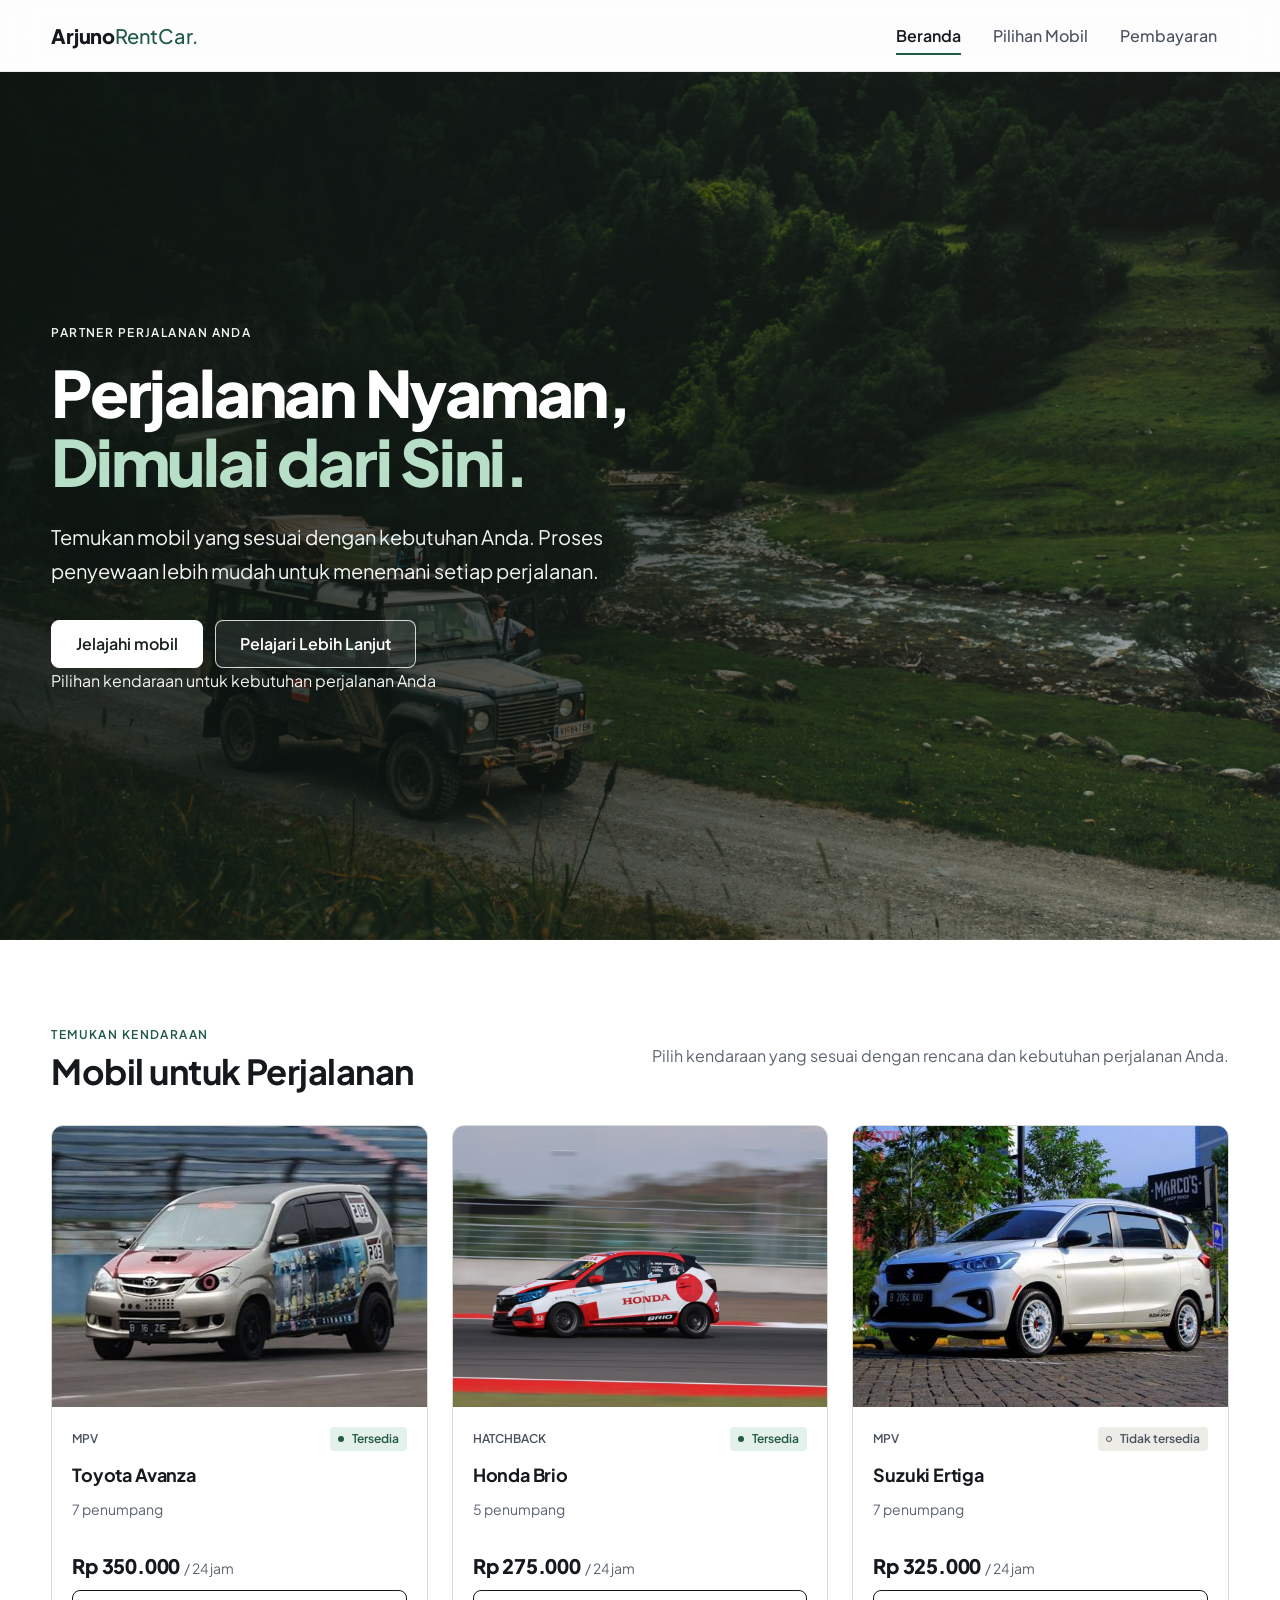
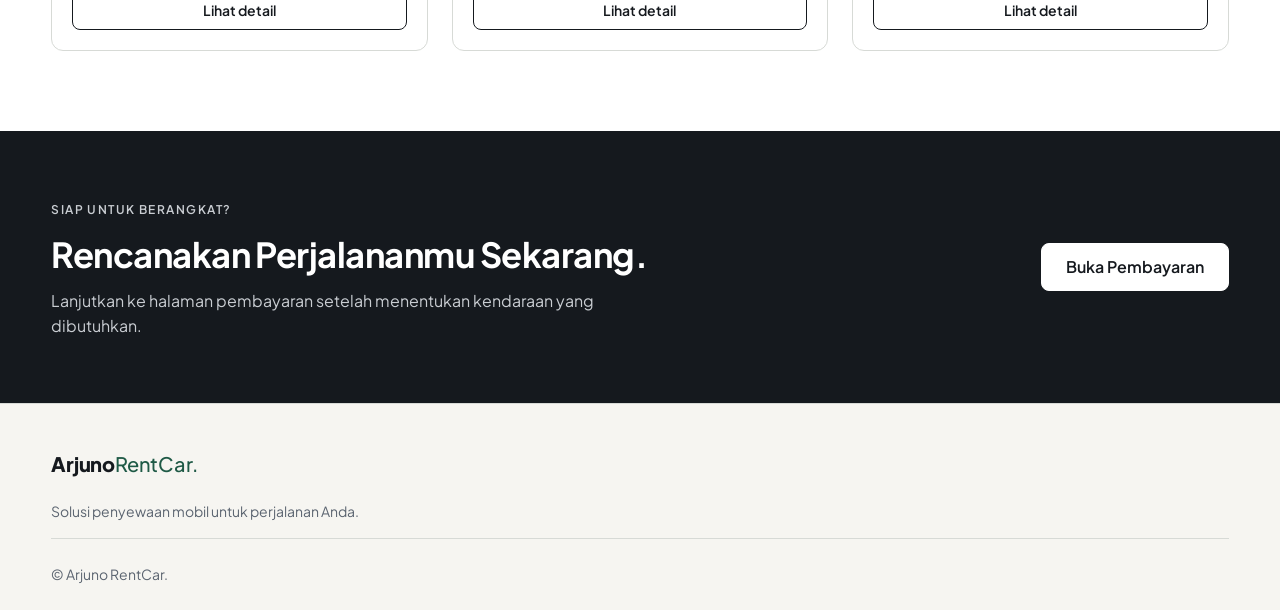
<file: index.html>
<!doctype html>
<html lang="id">
  <head>
    <meta charset="UTF-8" />
    <meta name="viewport" content="width=device-width, initial-scale=1.0" />

    <meta
      name="description"
      content="Rental mobil yang mudah dan praktis untuk menemani perjalanan Anda."
    />

    <title>Arjuno Rentcar</title>

    <link rel="preconnect" href="https://fonts.googleapis.com" />
    <link rel="preconnect" href="https://fonts.gstatic.com" crossorigin />
    <link
      href="https://fonts.googleapis.com/css2?family=Plus+Jakarta+Sans:wght@400;500;600;700;800&display=swap"
      rel="stylesheet"
    />

    <link rel="stylesheet" href="assets/css/main.css" />
    <link rel="stylesheet" href="assets/css/detail.css" />
    <link rel="stylesheet" href="assets/css/payment.css" />
    <link
      rel="stylesheet"
      href="https://cdnjs.cloudflare.com/ajax/libs/font-awesome/6.7.2/css/all.min.css"
    />

    <script src="https://code.jquery.com/jquery-3.7.1.min.js"></script>
  </head>
  <body>
    <a class="skip-link" href="#app-content"> Lewati ke Konten </a>
    <header class="site-header">
      <nav class="navbar container" aria-label="Navigasi utama">
        <a href="#home" class="brand" data-page="home" data-scroll="#home">
          Arjuno<span>RentCar.</span>
        </a>

        <button
          type="button"
          class="menu-toggle"
          id="menu-toggle"
          aria-label="Buka Navigasi"
          aria-expanded="false"
          aria-controls="nav-menu"
        >
          <span></span>
          <span></span>
          <span></span>
        </button>

        <div class="nav-menu" id="nav-menu">
          <a
            href="#home"
            class="nav-link is-active"
            data-page="home"
            data-scroll="#home"
          >
            Beranda
          </a>

          <a
            href="#vehicles"
            class="nav-link"
            data-page="home"
            data-scroll="#vehicles"
          >
            Pilihan Mobil
          </a>

          <a href="#payment" class="nav-link" data-page="payment">
            Pembayaran
          </a>
        </div>
      </nav>
    </header>

    <main id="app-content">
      <section class="hero hero-full-bg" id="home">
        <div class="container hero-grid">
          <div class="hero-content">
            <span class="eyebrow">PARTNER PERJALANAN ANDA</span>

            <h1>
              Perjalanan Nyaman,
              <span>Dimulai dari Sini.</span>
            </h1>

            <p class="hero-description">
              Temukan mobil yang sesuai dengan kebutuhan Anda. Proses penyewaan
              lebih mudah untuk menemani setiap perjalanan.
            </p>

            <div class="hero-actions">
              <a href="#vehicles" class="btn btn-primary"> Jelajahi mobil </a>

              <a
                href="#detail"
                class="btn btn-outline"
                data-page="detail"
              >
                Pelajari Lebih Lanjut
              </a>
            </div>

            <div class="hero-note">
              <span class="note-dot"></span>
              Pilihan kendaraan untuk kebutuhan perjalanan Anda
            </div>
          </div>
        </div>
      </section>

      <section class="vehicle-section" id="vehicles">
        <div class="container">
          <div class="section-heading">
            <div>
              <span class="eyebrow">TEMUKAN KENDARAAN</span>
              <h2>Mobil untuk Perjalanan</h2>
            </div>

            <p>
              Pilih kendaraan yang sesuai dengan rencana dan kebutuhan
              perjalanan Anda.
            </p>
          </div>

          <div
            id="vehicle-list"
            class="vehicle-grid"
            aria-busy="true"
            aria-live="polite"
          >
            <div class="placeholder-card">
              <div class="placeholder-image"></div>
              <div class="placeholder-lines">
                <span></span>
                <span></span>
                <span></span>
              </div>
            </div>

            <div class="placeholder-card">
              <div class="placeholder-image"></div>
              <div class="placeholder-lines">
                <span></span>
                <span></span>
                <span></span>
              </div>
            </div>

            <div class="placeholder-card">
              <div class="placeholder-image"></div>
              <div class="placeholder-lines">
                <span></span>
                <span></span>
                <span></span>
              </div>
            </div>
          </div>
        </div>
      </section>

      <section class="booking-banner">
        <div class="container booking-banner-content">
          <div>
            <span class="eyebrow">SIAP UNTUK BERANGKAT?</span>
            <h2>Rencanakan Perjalananmu Sekarang.</h2>
            <p>
              Lanjutkan ke halaman pembayaran setelah menentukan kendaraan yang
              dibutuhkan.
            </p>
          </div>

          <a href="#payment" class="btn btn-light" data-page="payment">
            Buka Pembayaran
          </a>
        </div>
      </section>
    </main>

    <footer class="site-footer">
      <div class="container footer-content">
        <a href="#home" class="brand" data-page="home">
          Arjuno<span>RentCar.</span>
        </a>

        <p>Solusi penyewaan mobil untuk perjalanan Anda.</p>

        <span class="copyright">
          &copy; <span id="current-year"></span> Arjuno RentCar.
        </span>
      </div>
    </footer>

    <script src="assets/js/main.js"></script>
  </body>
</html>
</file>
<file: assets/css/main.css>
:root {
  --font:
    "Plus Jakarta Sans", system-ui, -apple-system, "Segoe UI", Roboto,
    sans-serif;

  --paper: #f6f5f1;
  --surface: #ffffff;
  --surface-2: #edece7;

  --text: #15191e;
  --text-secondary: #4a5360;
  --text-muted: #5b6470;
  --text-placeholder: #6b7480;
  --text-on-dark: #ffffff;
  --text-on-dark-muted: #c9cdd2;

  --ink: #15191e;
  --ink-hover: #2b3138;
  --accent: #1f5a46;
  --accent-soft: #e4f0ea;

  --border: #d7dad6;
  --border-input: #8a929c;

  --danger: #b42318;
  --danger-soft: #fdecea;
  --warning: #92400e;
  --warning-soft: #fef3c7;
  --focus: #1f5a46;

  --space-1: 4px;
  --space-2: 8px;
  --space-3: 12px;
  --space-4: 16px;
  --space-5: 24px;
  --space-6: 32px;
  --space-7: 48px;
  --space-8: 64px;
  --space-9: 96px;

  --radius-sm: 4px;
  --radius-md: 8px;
  --radius-lg: 12px;

  --shadow-hover: 0 8px 24px rgba(21, 25, 30, 0.08);

  --container: 1200px;
  --gutter: 16px;
  --nav-height: 64px;

  --transition-fast: 150ms ease-out;
  --transition-base: 200ms ease-out;
}

*,
*::before,
*::after {
  box-sizing: border-box;
}

html {
  min-width: 320px;
  scroll-behavior: smooth;
  scroll-padding-top: calc(var(--nav-height) + 16px);
}

body {
  min-width: 320px;
  margin: 0;
  color: var(--text);
  background: var(--paper);
  font-family: var(--font);
  font-size: 1rem;
  line-height: 1.6;
  -webkit-font-smoothing: antialiased;
}

button,
input,
select,
textarea {
  font: inherit;
}

img {
  display: block;
  max-width: 100%;
  height: auto;
}

a {
  color: inherit;
  text-decoration: none;
}

h1,
h2,
h3,
p {
  margin-top: 0;
}

p {
  margin-bottom: 0;
}

:focus-visible {
  outline: 2px solid var(--focus);
  outline-offset: 3px;
}

.container {
  width: 100%;
  max-width: none;
  margin-inline: auto;
  padding-inline: 32px;
  padding-inline: clamp(16px, 4vw, 64px);
}

.skip-link {
  position: absolute;
  z-index: 1000;
  top: 8px;
  left: 8px;
  padding: 12px 16px;
  color: var(--text-on-dark);
  background: var(--ink);
  border-radius: var(--radius-md);
  transform: translateY(-160%);
}

.skip-link:focus {
  transform: translateY(0);
}

.eyebrow {
  display: inline-block;
  margin-bottom: var(--space-4);
  color: var(--accent);
  font-size: 0.75rem;
  font-weight: 600;
  line-height: 1.4;
  letter-spacing: 0.12em;
  text-transform: uppercase;
}

.hero h1 {
  max-width: 14ch;
  margin-bottom: var(--space-5);
  font-size: clamp(2.75rem, 2rem + 2.5vw, 4.5rem);
  font-weight: 800;
  line-height: 1.08;
  letter-spacing: -0.035em;
}

.hero h1 span {
  color: var(--accent);
}

.hero-description {
  max-width: 48ch;
  margin-bottom: var(--space-6);
  color: var(--text-muted);
  font-size: clamp(1.0625rem, 0.95rem + 0.4vw, 1.25rem);
  line-height: 1.7;
}

.section-heading h2,
.booking-banner h2 {
  margin-bottom: 0;
  font-size: clamp(1.5rem, 1.2rem + 1.2vw, 2.25rem);
  font-weight: 700;
  line-height: 1.2;
  letter-spacing: -0.015em;
}

.btn {
  display: inline-flex;
  min-height: 48px;
  align-items: center;
  justify-content: center;
  gap: var(--space-2);
  padding: 12px var(--space-5);
  border: 1px solid transparent;
  border-radius: var(--radius-md);
  font-size: 1rem;
  font-weight: 600;
  line-height: 1;
  text-align: center;
  cursor: pointer;
  transition:
    color var(--transition-fast),
    background-color var(--transition-fast),
    border-color var(--transition-fast),
    transform var(--transition-fast);
}

.btn-primary {
  color: var(--text-on-dark);
  background: var(--ink);
  border-color: var(--ink);
}

.btn-primary:hover {
  background: var(--ink-hover);
  border-color: var(--ink-hover);
}

.btn-outline {
  color: var(--ink);
  background: transparent;
  border-color: var(--ink);
}

.btn-outline:hover {
  background: var(--surface-2);
}

.btn-light {
  color: var(--ink);
  background: var(--surface);
  border-color: var(--surface);
}

.btn-light:hover {
  background: var(--accent-soft);
  border-color: var(--accent-soft);
}

.btn:active {
  transform: translateY(1px);
}

.btn:disabled {
  color: var(--text-muted);
  background: var(--surface-2);
  border-color: var(--surface-2);
  cursor: not-allowed;
  transform: none;
}

.btn-sm {
  min-height: 40px;
  padding: 10px 16px;
  font-size: 0.875rem;
}

.site-header {
  position: sticky;
  top: 0;
  z-index: 100;
  height: var(--nav-height);
  background: rgba(255, 255, 255, 0.82);
  -webkit-backdrop-filter: blur(16px);
  backdrop-filter: blur(16px);
  border-bottom: 1px solid rgba(21, 25, 30, 0.08);
  transition:
    background-color var(--transition-base),
    border-color var(--transition-base);
}

.site-header.is-scrolled {
  background: rgba(255, 255, 255, 0.97);
  border-bottom-color: var(--border);
}

.navbar {
  position: relative;
  display: flex;
  height: 100%;
  align-items: center;
  justify-content: space-between;
  gap: var(--space-6);
}

.brand {
  flex-shrink: 0;
  color: var(--ink);
  font-size: 1.25rem;
  font-weight: 800;
  line-height: 1.2;
  letter-spacing: -0.01em;
}

.brand span {
  color: var(--accent);
  font-weight: 500;
}

.nav-menu {
  display: flex;
  align-items: center;
  gap: var(--space-2);
}

.nav-link {
  position: relative;
  display: inline-flex;
  min-height: 44px;
  align-items: center;
  padding: var(--space-2) var(--space-3);
  color: var(--text-secondary);
  font-size: 1rem;
  font-weight: 500;
  transition: color var(--transition-fast);
}

.nav-link::after {
  position: absolute;
  right: var(--space-3);
  bottom: 3px;
  left: var(--space-3);
  height: 2px;
  background: var(--accent);
  content: "";
  transform: scaleX(0);
  transition: transform var(--transition-fast);
}

.nav-link:hover,
.nav-link.is-active {
  color: var(--ink);
}

.nav-link:hover::after,
.nav-link.is-active::after {
  transform: scaleX(1);
}

.nav-link.is-active {
  font-weight: 600;
}

.menu-toggle {
  display: none;
  width: 44px;
  height: 44px;
  align-items: center;
  justify-content: center;
  flex-direction: column;
  gap: 5px;
  padding: 0;
  border: 0;
  background: transparent;
  cursor: pointer;
}

.menu-toggle span {
  width: 20px;
  height: 2px;
  border-radius: 1px;
  background: var(--ink);
  transition:
    transform var(--transition-base),
    opacity var(--transition-fast);
}

.menu-toggle[aria-expanded="true"] span:first-child {
  transform: translateY(7px) rotate(45deg);
}

.menu-toggle[aria-expanded="true"] span:nth-child(2) {
  opacity: 0;
}

.menu-toggle[aria-expanded="true"] span:last-child {
  transform: translateY(-7px) rotate(-45deg);
}

.hero {
  padding-block: var(--space-9);
}

.hero-grid {
  display: grid;
  grid-template-columns: minmax(0, 1fr) minmax(0, 1fr);
  align-items: center;
  gap: 48px;
}

.hero-content {
  max-width: 540px;
}

.hero-actions {
  display: flex;
  flex-wrap: wrap;
  gap: var(--space-3);
}

.hero-image-frame {
  overflow: hidden;
  aspect-ratio: 4 / 3;
  border-radius: var(--radius-lg);
  background: var(--surface-2);
}

.hero-image {
  width: 100%;
  height: 100%;
  object-fit: cover;
  object-position: center;
}

.vehicle-section {
  padding-block: 80px;
  background: var(--surface);
}

.section-heading {
  display: flex;
  align-items: end;
  justify-content: space-between;
  gap: var(--space-6);
  margin-bottom: var(--space-6);
}

.section-heading .eyebrow {
  margin-bottom: var(--space-2);
}

.section-heading > p {
  max-width: 50ch;
  color: var(--text-muted);
}

.vehicle-grid {
  display: grid;
  grid-template-columns: minmax(0, 1fr);
  gap: var(--space-5);
}

.vehicle-card {
  overflow: hidden;
  min-width: 0;
  border: 1px solid var(--border);
  border-radius: var(--radius-lg);
  background: var(--surface);
  transition:
    border-color var(--transition-fast),
    transform var(--transition-fast),
    box-shadow var(--transition-fast);
}

.vehicle-card:hover {
  border-color: var(--ink);
  transform: translateY(-2px);
  box-shadow: var(--shadow-hover);
}

.vehicle-image {
  overflow: hidden;
  aspect-ratio: 4 / 3;
  background: var(--surface-2);
}

.vehicle-image img {
  width: 100%;
  height: 100%;
  object-fit: cover;
}

.vehicle-body {
  display: grid;
  gap: var(--space-3);
  padding: 20px;
}

.vehicle-meta {
  display: flex;
  align-items: center;
  justify-content: space-between;
  gap: var(--space-2);
}

.vehicle-category {
  color: var(--text-secondary);
  font-size: 0.75rem;
  font-weight: 600;
  text-transform: uppercase;
}

.vehicle-name {
  display: -webkit-box;
  overflow: hidden;
  margin: 0;
  font-size: 1.125rem;
  font-weight: 700;
  line-height: 1.3;
  letter-spacing: -0.01em;
  -webkit-box-orient: vertical;
  -webkit-line-clamp: 2;
}

.vehicle-spec {
  color: var(--text-muted);
  font-size: 0.875rem;
}

.vehicle-price {
  font-variant-numeric: tabular-nums;
  font-size: 1.25rem;
  font-weight: 800;
  line-height: 1.2;
  letter-spacing: -0.01em;
}

.vehicle-price span {
  color: var(--text-muted);
  font-size: 0.875rem;
  font-weight: 400;
  letter-spacing: 0;
}

.vehicle-divider {
  height: 1px;
  margin-block: var(--space-1);
  border: 0;
  background: var(--border);
}

.badge {
  display: inline-flex;
  min-height: 24px;
  align-items: center;
  gap: var(--space-2);
  padding: 2px var(--space-2);
  border-radius: var(--radius-sm);
  font-size: 0.75rem;
  font-weight: 600;
  line-height: 1;
}

.badge::before {
  width: 6px;
  height: 6px;
  flex: 0 0 6px;
  border-radius: 50%;
  background: currentColor;
  content: "";
}

.badge-available {
  color: var(--accent);
  background: var(--accent-soft);
}

.badge-unavailable {
  color: var(--text-secondary);
  background: var(--surface-2);
}

.badge-unavailable::before {
  border: 1px solid currentColor;
  background: transparent;
}

.placeholder-card {
  overflow: hidden;
  padding: var(--space-3);
  border: 1px solid var(--border);
  border-radius: var(--radius-lg);
  background: var(--surface);
}

.placeholder-image {
  aspect-ratio: 4 / 3;
  border-radius: var(--radius-md);
  background: var(--surface-2);
}

.placeholder-lines {
  display: grid;
  gap: var(--space-3);
  padding: 20px var(--space-2) var(--space-2);
}

.placeholder-lines span {
  height: 12px;
  border-radius: var(--radius-sm);
  background: var(--surface-2);
}

.placeholder-lines span:nth-child(1) {
  width: 60%;
}

.placeholder-lines span:nth-child(2) {
  width: 40%;
}

.placeholder-lines span:nth-child(3) {
  width: 80%;
}

.empty-state {
  grid-column: 1 / -1;
  padding: var(--space-8) var(--space-4);
  border: 1px solid var(--border);
  border-radius: var(--radius-lg);
  background: var(--surface);
  text-align: center;
}

.empty-state h2,
.empty-state h3 {
  margin-bottom: var(--space-2);
}

.empty-state p {
  margin-bottom: var(--space-5);
  color: var(--text-muted);
}

.alert {
  padding: var(--space-4);
  border: 1px solid var(--danger);
  border-radius: var(--radius-md);
  color: var(--danger);
  background: var(--danger-soft);
}

.status-message {
  margin-top: var(--space-3);
  color: var(--text-secondary);
  font-size: 0.875rem;
}

.status-message.is-success {
  color: var(--accent);
}

.status-message.is-error {
  color: var(--danger);
}

.booking-banner {
  padding-block: var(--space-8);
  color: var(--text-on-dark);
  background: var(--ink);
}

.booking-banner-content {
  display: flex;
  align-items: center;
  justify-content: space-between;
  gap: var(--space-6);
}

.booking-banner .eyebrow {
  color: var(--text-on-dark-muted);
}

.booking-banner h2 {
  max-width: 650px;
  color: var(--text-on-dark);
}

.booking-banner p {
  max-width: 50ch;
  margin-top: var(--space-3);
  color: var(--text-on-dark-muted);
}

.booking-banner .btn {
  flex-shrink: 0;
}

.site-footer {
  padding-block: var(--space-7) var(--space-5);
  border-top: 1px solid var(--border);
  background: var(--paper);
}

.footer-content {
  display: grid;
  gap: var(--space-4);
}

.site-footer p,
.copyright {
  color: var(--text-muted);
  font-size: 0.875rem;
}

.site-footer p {
  margin-top: var(--space-2);
}

.copyright {
  display: block;
  padding-top: var(--space-5);
  border-top: 1px solid var(--border);
}

.form-section,
.booking-card,
.summary-card {
  padding: var(--space-6);
  border: 1px solid var(--border);
  border-radius: var(--radius-lg);
  background: var(--surface);
}

.form-field {
  display: grid;
  gap: var(--space-2);
}

.form-label {
  color: var(--text);
  font-size: 0.875rem;
  font-weight: 600;
  line-height: 1.4;
}

.form-input,
.form-field input:not([type="checkbox"]):not([type="file"]),
.form-field select,
.form-field textarea {
  width: 100%;
  min-height: 48px;
  padding: 12px 14px;
  border: 1px solid var(--border-input);
  border-radius: var(--radius-md);
  color: var(--text);
  background: var(--surface);
  font-size: 1rem;
}

.form-input::placeholder,
.form-field input::placeholder,
.form-field textarea::placeholder {
  color: var(--text-placeholder);
  opacity: 1;
}

.form-input:focus,
.form-field input:focus,
.form-field select:focus,
.form-field textarea:focus {
  border-color: var(--accent);
}

.form-help,
.form-error {
  font-size: 0.875rem;
  line-height: 1.5;
}

.form-help {
  color: var(--text-muted);
}

.form-error {
  color: var(--danger);
}

[aria-invalid="true"] {
  border-color: var(--danger) !important;
}

[hidden] {
  display: none !important;
}

@media (min-width: 640px) {
  :root {
    --gutter: 24px;
    --nav-height: 72px;
  }

  .vehicle-grid {
    grid-template-columns: repeat(2, minmax(0, 1fr));
  }

  .hero-grid {
    grid-template-columns: minmax(0, 1fr);
    gap: var(--space-6);
  }

  .section-heading,
  .booking-banner-content {
    align-items: flex-start;
    flex-direction: column;
  }
}

@media (min-width: 1024px) {
  .hero-grid {
    grid-template-columns: repeat(2, minmax(0, 1fr));
    gap: clamp(32px, 4vw, 64px);
  }

  .vehicle-grid {
    grid-template-columns: repeat(3, minmax(0, 1fr));
  }

  .section-heading,
  .booking-banner-content {
    align-items: center;
    flex-direction: row;
  }
}

@media (max-width: 639px) {
  .hero h1 {
    max-width: 16ch;
    font-size: clamp(2.25rem, 8vw, 3rem);
    line-height: 1.1;
    letter-spacing: -0.03em;
  }

  .hero-description {
    max-width: 48ch;
    font-size: 1rem;
    line-height: 1.65;
  }
}

@media (prefers-reduced-motion: reduce) {
  *,
  *::before,
  *::after {
    scroll-behavior: auto !important;
    animation: none !important;
    transition: none !important;
  }

  .vehicle-card:hover,
  .btn:active {
    transform: none;
  }
}

.hero-full-bg {
  position: relative;
  isolation: isolate;
  display: flex;
  min-height: min(720px, calc(100svh - 72px));
  align-items: center;
  overflow: hidden;

  background-image:
    linear-gradient(
      90deg,
      rgba(12, 20, 16, 0.85) 0%,
      rgba(12, 20, 16, 0.65) 48%,
      rgba(12, 20, 16, 0.25) 100%
    ),
    url("../images/hero-bg.jpg");

  background-size: cover;
  background-position: center;
  background-repeat: no-repeat;
}

.hero-full-bg .hero-grid {
  display: block;
  width: 100%;
  padding-block: clamp(90px, 12vw, 150px);
}

.hero-full-bg .hero-content {
  position: relative;
  z-index: 1;
  max-width: 650px;
}

.hero-full-bg .eyebrow,
.hero-full-bg .hero-description,
.hero-full-bg .hero-note {
  color: #f3f5f2;
}

.hero-full-bg h1 {
  color: #ffffff;
}

.hero-full-bg h1 span {
  color: #b7dfc8;
}

.hero-full-bg .note-dot {
  background-color: #b7dfc8;
}

.hero-full-bg .btn-primary {
  background-color: #ffffff;
  border-color: #ffffff;
  color: #17221c;
}

.hero-full-bg .btn-primary:hover {
  background-color: #e5f0e9;
  border-color: #e5f0e9;
}

.hero-full-bg .btn-outline {
  border-color: rgba(255, 255, 255, 0.8);
  color: #ffffff;
  background-color: rgba(255, 255, 255, 0.08);
}

.hero-full-bg .btn-outline:hover {
  background-color: rgba(255, 255, 255, 0.16);
}

@media (max-width: 639px) {
  .hero-full-bg {
    min-height: 620px;
    background-position: 58% center;

    background-image:
      linear-gradient(
        90deg,
        rgba(12, 20, 16, 0.86) 0%,
        rgba(12, 20, 16, 0.65) 100%
      ),
      url("../images/hero-bg.jpg");
  }

  .hero-full-bg .hero-grid {
    padding-block: 80px;
  }
}
</file>
<file: assets/css/detail.css>
.detail-page {
    padding-block: var(--space-6) var(--space-9);
}

.breadcrumb {
    display: flex;
    flex-wrap: wrap;
    align-items: center;
    gap: var(--space-2);
    margin-bottom: var(--space-6);
    color: var(--text-muted);
    font-size: 0.875rem;
    overflow-wrap: anywhere;
}

.breadcrumb a {
    color: var(--accent);
}

.breadcrumb a:hover {
    text-decoration: underline;
    text-underline-offset: 3px;
}

.detail-layout {
    display: grid;
    grid-template-columns: minmax(0, 7fr) minmax(320px, 5fr);
    grid-template-areas:
        "gallery booking"
        "description booking"
        "specifications booking";
    align-items: start;
    gap: var(--space-6) var(--space-8);
}

.detail-gallery {
    grid-area: gallery;
    overflow: hidden;
    aspect-ratio: 16 / 10;
    border-radius: var(--radius-lg);
    background: var(--surface-2);
}

.detail-gallery img {
    width: 100%;
    height: 100%;
    object-fit: cover;
}

.booking-card {
    grid-area: booking;
    position: sticky;
    top: calc(72px + var(--space-5));
    display: grid;
    gap: var(--space-4);
}

.detail-meta {
    display: flex;
    flex-wrap: wrap;
    align-items: center;
    justify-content: space-between;
    gap: var(--space-2);
}

.detail-category {
    color: var(--text-secondary);
    font-size: 0.75rem;
    font-weight: 600;
    letter-spacing: 0.06em;
    text-transform: uppercase;
}

.detail-title {
    margin: 0;
    font-size: clamp(1.75rem, 1.4rem + 1.5vw, 2.5rem);
    font-weight: 800;
    line-height: 1.15;
    letter-spacing: -0.02em;
    overflow-wrap: anywhere;
}

.detail-price {
    display: flex;
    flex-wrap: wrap;
    align-items: baseline;
    gap: var(--space-2);
}

.detail-price strong {
    font-size: 1.25rem;
    font-weight: 800;
    font-variant-numeric: tabular-nums;
}

.detail-price span {
    color: var(--text-muted);
    font-size: 0.875rem;
}

.detail-divider {
    width: 100%;
    height: 1px;
    margin: 0;
    border: 0;
    background: var(--border);
}

.rental-fieldset {
    display: grid;
    gap: var(--space-4);
    min-width: 0;
    margin: 0;
    padding: 0;
    border: 0;
}

.rental-fieldset legend {
    margin-bottom: var(--space-4);
    font-weight: 700;
}

.rental-fieldset .form-field {
    min-width: 0;
}

.rental-fieldset input[readonly] {
    color: var(--text-secondary);
    background: var(--surface-2);
}

.cost-summary {
    display: grid;
    gap: var(--space-3);
    padding: var(--space-4);
    border-radius: var(--radius-md);
    background: var(--surface-2);
}

.cost-row {
    display: flex;
    align-items: start;
    justify-content: space-between;
    gap: var(--space-3);
    font-size: 0.875rem;
}

.cost-row > span {
    color: var(--text-secondary);
}

.cost-row > strong {
    text-align: right;
    font-variant-numeric: tabular-nums;
    overflow-wrap: anywhere;
}

.cost-row-total {
    align-items: baseline;
    font-size: 1rem;
}

.cost-row-total > strong {
    color: var(--text);
    font-size: 1.75rem;
    font-weight: 800;
    line-height: 1.2;
    letter-spacing: -0.02em;
}

.booking-actions {
    display: grid;
    gap: var(--space-3);
}

.booking-actions .btn {
    width: 100%;
}

.booking-card > .form-help {
    margin-top: calc(-1 * var(--space-2));
}

.detail-description {
    grid-area: description;
}

.detail-description h2,
.detail-specifications h2 {
    margin-bottom: var(--space-3);
    font-size: 1.25rem;
    font-weight: 700;
    line-height: 1.3;
}

.detail-description p {
    max-width: 65ch;
    color: var(--text-secondary);
    white-space: pre-line;
}

.detail-specifications {
    grid-area: specifications;
}

.spec-list {
    margin: 0;
}

.spec-row {
    display: grid;
    grid-template-columns: minmax(0, 1fr) minmax(0, 1fr);
    gap: var(--space-4);
    padding-block: var(--space-3);
    border-bottom: 1px solid var(--border);
}

.spec-row dt {
    color: var(--text-muted);
}

.spec-row dd {
    margin: 0;
    font-weight: 600;
    text-align: right;
    overflow-wrap: anywhere;
}

@media (max-width: 1023px) {
    .detail-layout {
        grid-template-columns: minmax(0, 1fr);
        grid-template-areas:
            "gallery"
            "booking"
            "description"
            "specifications";
        gap: var(--space-6);
    }

    .booking-card {
        position: static;
    }
}

@media (max-width: 639px) {
    .detail-page {
        padding-block: var(--space-4) var(--space-7);
    }

    .breadcrumb {
        margin-bottom: var(--space-4);
    }

    .detail-layout {
        gap: var(--space-5);
    }

    .booking-card {
        padding: var(--space-4);
    }

    .cost-row-total > strong {
        font-size: 1.5rem;
    }

    .spec-row {
        gap: var(--space-3);
    }
}
</file>
<file: assets/css/payment.css>
.payment-page {
  padding-block: var(--space-7) var(--space-9);
}

.payment-heading {
  max-width: 680px;
  margin-bottom: var(--space-6);
}

.payment-heading h1 {
  margin-bottom: var(--space-3);
  font-size: clamp(1.75rem, 1.4rem + 1.5vw, 2.5rem);
  font-weight: 800;
  line-height: 1.15;
  letter-spacing: -0.02em;
}

.payment-heading > p:not(.form-help) {
  margin-bottom: var(--space-4);
  color: var(--text-muted);
}

.payment-heading .eyebrow {
  margin-bottom: var(--space-3);
}

.payment-layout {
  display: grid;
  grid-template-columns: minmax(0, 7fr) minmax(300px, 5fr);
  align-items: start;
  gap: var(--space-8);
}

.payment-form {
  display: grid;
  min-width: 0;
  gap: var(--space-5);
}

.payment-form .form-section {
  display: grid;
  min-width: 0;
  gap: var(--space-5);
}

.step-heading {
  display: flex;
  align-items: flex-start;
  gap: var(--space-3);
}

.step-number {
  display: inline-flex;
  width: 32px;
  height: 32px;
  flex-shrink: 0;
  align-items: center;
  justify-content: center;
  border: 1px solid var(--border);
  border-radius: var(--radius-md);
  color: var(--text);
  background: var(--surface-2);
  font-size: 0.875rem;
  font-weight: 700;
}

.step-heading h2 {
  margin-bottom: var(--space-1);
  font-size: 1.125rem;
  font-weight: 700;
  line-height: 1.3;
}

.step-heading p {
  color: var(--text-muted);
  font-size: 0.875rem;
}

.form-grid {
  display: grid;
  grid-template-columns: minmax(0, 1fr);
  gap: var(--space-5);
}

.form-field-full {
  grid-column: 1 / -1;
}

.phone-input-group {
  display: grid;
  grid-template-columns: auto minmax(0, 1fr);
  align-items: stretch;
}

.phone-prefix {
  display: inline-flex;
  align-items: center;
  padding-inline: var(--space-3);
  border: 1px solid var(--border-input);
  border-right: 0;
  border-radius: var(--radius-md) 0 0 var(--radius-md);
  color: var(--text-secondary);
  background: var(--surface-2);
  font-size: 1rem;
}

.phone-input-group input {
  min-width: 0;
  border-top-left-radius: 0;
  border-bottom-left-radius: 0;
}

.copy-account-btn {
  display: inline-flex;
  width: 36px;
  height: 36px;
  min-width: 36px;
  min-height: 36px;
  flex-shrink: 0;
  align-items: center;
  justify-content: center;
  padding: 0;
  border: 1px solid var(--border);
  border-radius: var(--radius-md);
  color: var(--accent);
  background: transparent;
  cursor: pointer;
  transition: background-color var(--transition-fast);
}

.copy-account-btn:hover:not(:disabled) {
  background-color: var(--accent-soft);
}

.copy-account-btn:disabled {
  color: #176b50;
  background-color: #e5f0e9;
  border-color: #b8cec3;
  opacity: 1;
  cursor: not-allowed;
}

.copy-account-btn i {
  font-size: 16px;
}

.payment-amount {
  display: grid;
  gap: var(--space-2);
  padding: var(--space-4);
  border-radius: var(--radius-md);
  background: var(--surface-2);
}

.payment-amount span {
  color: var(--text-secondary);
  font-size: 0.875rem;
}

.payment-amount strong {
  font-size: 1.75rem;
  font-weight: 800;
  line-height: 1.2;
  letter-spacing: -0.02em;
  font-variant-numeric: tabular-nums;
  overflow-wrap: anywhere;
}

.bank-details {
  margin: 0;
}

.bank-details > div {
  display: grid;
  grid-template-columns: minmax(0, 1fr) minmax(0, 1fr);
  align-items: start;
  gap: var(--space-3);
  padding-block: var(--space-3);
  border-bottom: 1px solid var(--border);
}

.bank-details dt {
  color: var(--text-muted);
  font-size: 0.875rem;
}

.bank-details dd {
  margin: 0;
  font-size: 0.875rem;
  font-weight: 600;
  text-align: right;
  overflow-wrap: anywhere;
}

.account-number-row {
  display: flex;
  align-items: center;
  justify-content: flex-end;
  gap: 8px;
}

.account-number-row > span {
  min-width: 0;
  overflow-wrap: anywhere;
}

.text-button {
  min-width: 44px;
  min-height: 44px;
  padding: var(--space-2);
  border: 0;
  border-radius: var(--radius-md);
  color: var(--accent);
  background: transparent;
  font-size: 0.875rem;
  font-weight: 600;
  cursor: pointer;
}

.text-button:hover {
  background: var(--accent-soft);
}

.text-button:disabled {
  color: var(--text-muted);
  background: transparent;
  cursor: not-allowed;
}

.payment-note {
  padding: var(--space-3);
  border-left: 3px solid var(--border-input);
  color: var(--text-secondary);
  font-size: 0.875rem;
}

.dropzone {
  position: relative;
  display: flex;
  min-height: 160px;
  align-items: center;
  justify-content: center;
  flex-direction: column;
  gap: var(--space-2);
  padding: var(--space-6);
  border: 1.5px dashed var(--border-input);
  border-radius: var(--radius-lg);
  background: var(--surface);
  text-align: center;
  cursor: pointer;
  transition:
    border-color var(--transition-fast),
    background-color var(--transition-fast);
}

.dropzone:hover,
.dropzone.is-dragover {
  border-color: var(--accent);
  background: var(--accent-soft);
}

.dropzone:focus-within {
  outline: 2px solid var(--focus);
  outline-offset: 3px;
}

.visually-hidden-file {
  position: absolute;
  overflow: hidden;
  width: 1px;
  height: 1px;
  padding: 0;
  border: 0;
  clip: rect(0, 0, 0, 0);
  clip-path: inset(50%);
  white-space: nowrap;
}

.dropzone-title {
  font-size: 0.875rem;
}

.dropzone-title strong {
  color: var(--accent);
  text-decoration: underline;
  text-underline-offset: 3px;
}

.dropzone-caption {
  color: var(--text-muted);
  font-size: 0.875rem;
}

.file-preview {
  display: flex;
  min-width: 0;
  align-items: center;
  gap: var(--space-3);
  padding: var(--space-3);
  border: 1px solid var(--border);
  border-radius: var(--radius-md);
  background: var(--surface);
}

.file-preview img {
  width: 56px;
  height: 56px;
  flex-shrink: 0;
  border-radius: var(--radius-md);
  object-fit: cover;
  background: var(--surface-2);
}

.file-preview-info {
  display: grid;
  min-width: 0;
  flex: 1;
  gap: var(--space-1);
}

#proof-file-name {
  overflow: hidden;
  font-size: 0.875rem;
  font-weight: 600;
  text-overflow: ellipsis;
  white-space: nowrap;
}

.agreement-field {
  display: flex;
  align-items: flex-start;
  gap: var(--space-3);
}

.agreement-field input[type="checkbox"] {
  width: 24px;
  height: 24px;
  flex-shrink: 0;
  margin: 2px 0 0;
  accent-color: var(--ink);
  cursor: pointer;
}

.agreement-field label {
  min-height: 44px;
  color: var(--text-secondary);
  font-size: 0.875rem;
  cursor: pointer;
}

.payment-submit {
  width: 100%;
}

.back-to-detail {
  justify-self: center;
  color: var(--accent);
  font-size: 0.875rem;
  font-weight: 600;
  text-decoration: underline;
  text-underline-offset: 3px;
}

.payment-summary {
  position: sticky;
  top: calc(72px + var(--space-5));
  display: grid;
  gap: var(--space-5);
}

.payment-summary h2 {
  margin: 0;
  font-size: 1.125rem;
  font-weight: 700;
}

.summary-vehicle {
  display: flex;
  min-width: 0;
  align-items: center;
  gap: var(--space-3);
}

.summary-vehicle img {
  width: 80px;
  height: 60px;
  flex-shrink: 0;
  border-radius: var(--radius-md);
  object-fit: cover;
  background: var(--surface-2);
}

.summary-vehicle h3 {
  margin-bottom: var(--space-1);
  font-size: 1rem;
  font-weight: 700;
  line-height: 1.3;
}

.summary-vehicle p {
  color: var(--text-muted);
  font-size: 0.875rem;
}

.summary-details {
  margin: 0;
}

.summary-details > div {
  display: grid;
  grid-template-columns: minmax(0, 0.8fr) minmax(0, 1.2fr);
  gap: var(--space-3);
  padding-block: var(--space-3);
  border-bottom: 1px solid var(--border);
}

.summary-details dt {
  color: var(--text-muted);
  font-size: 0.875rem;
}

.summary-details dd {
  margin: 0;
  font-size: 0.875rem;
  font-weight: 600;
  text-align: right;
  overflow-wrap: anywhere;
}

.summary-total {
  display: grid;
  gap: var(--space-2);
}

.summary-total span {
  color: var(--text-secondary);
  font-size: 0.875rem;
}

.summary-total strong {
  font-size: 1.75rem;
  font-weight: 800;
  line-height: 1.2;
  letter-spacing: -0.02em;
  font-variant-numeric: tabular-nums;
  overflow-wrap: anywhere;
}

.summary-edit-link {
  color: var(--accent);
  font-size: 0.875rem;
  font-weight: 600;
  text-decoration: underline;
  text-underline-offset: 3px;
}

.success-panel {
  display: grid;
  max-width: 560px;
  justify-items: start;
  gap: var(--space-4);
  margin-inline: auto;
  padding: var(--space-7) var(--space-5);
  border: 1px solid var(--border);
  border-radius: var(--radius-lg);
  background: var(--surface);
}

.success-panel h2 {
  margin: 0;
  font-size: 1.5rem;
  font-weight: 700;
  line-height: 1.2;
}

.success-icon {
  display: flex;
  width: 48px;
  height: 48px;
  align-items: center;
  justify-content: center;
  border-radius: 50%;
  color: var(--accent);
  background: var(--accent-soft);
  font-size: 1.5rem;
  font-weight: 700;
}

.booking-code {
  width: 100%;
  padding: 12px 16px;
  border-radius: var(--radius-md);
  background: var(--surface-2);
  font-family: ui-monospace, "SF Mono", Consolas, monospace;
  font-size: 1.75rem;
  font-weight: 700;
  letter-spacing: 0.08em;
  overflow-wrap: anywhere;
}

.success-panel .btn {
  width: 100%;
}

@media (max-width: 1023px) {
  .payment-layout {
    grid-template-columns: minmax(0, 1fr);
    gap: var(--space-5);
  }

  .payment-summary {
    position: static;
    grid-column: 1;
    grid-row: 1;
  }

  .payment-form {
    grid-column: 1;
    grid-row: 2;
  }
}

@media (max-width: 639px) {
  .payment-page {
    padding-block: var(--space-7);
  }

  .payment-form .form-section {
    padding: var(--space-4);
  }

  .payment-amount strong,
  .summary-total strong {
    font-size: 1.5rem;
  }

  .dropzone {
    min-height: 140px;
    padding: var(--space-5) var(--space-3);
  }

  .bank-details > div {
    grid-template-columns: minmax(0, 1fr);
    gap: var(--space-1);
  }

  .bank-details dd {
    text-align: left;
  }

  .success-panel {
    padding: var(--space-5) var(--space-4);
  }
}
</file>
